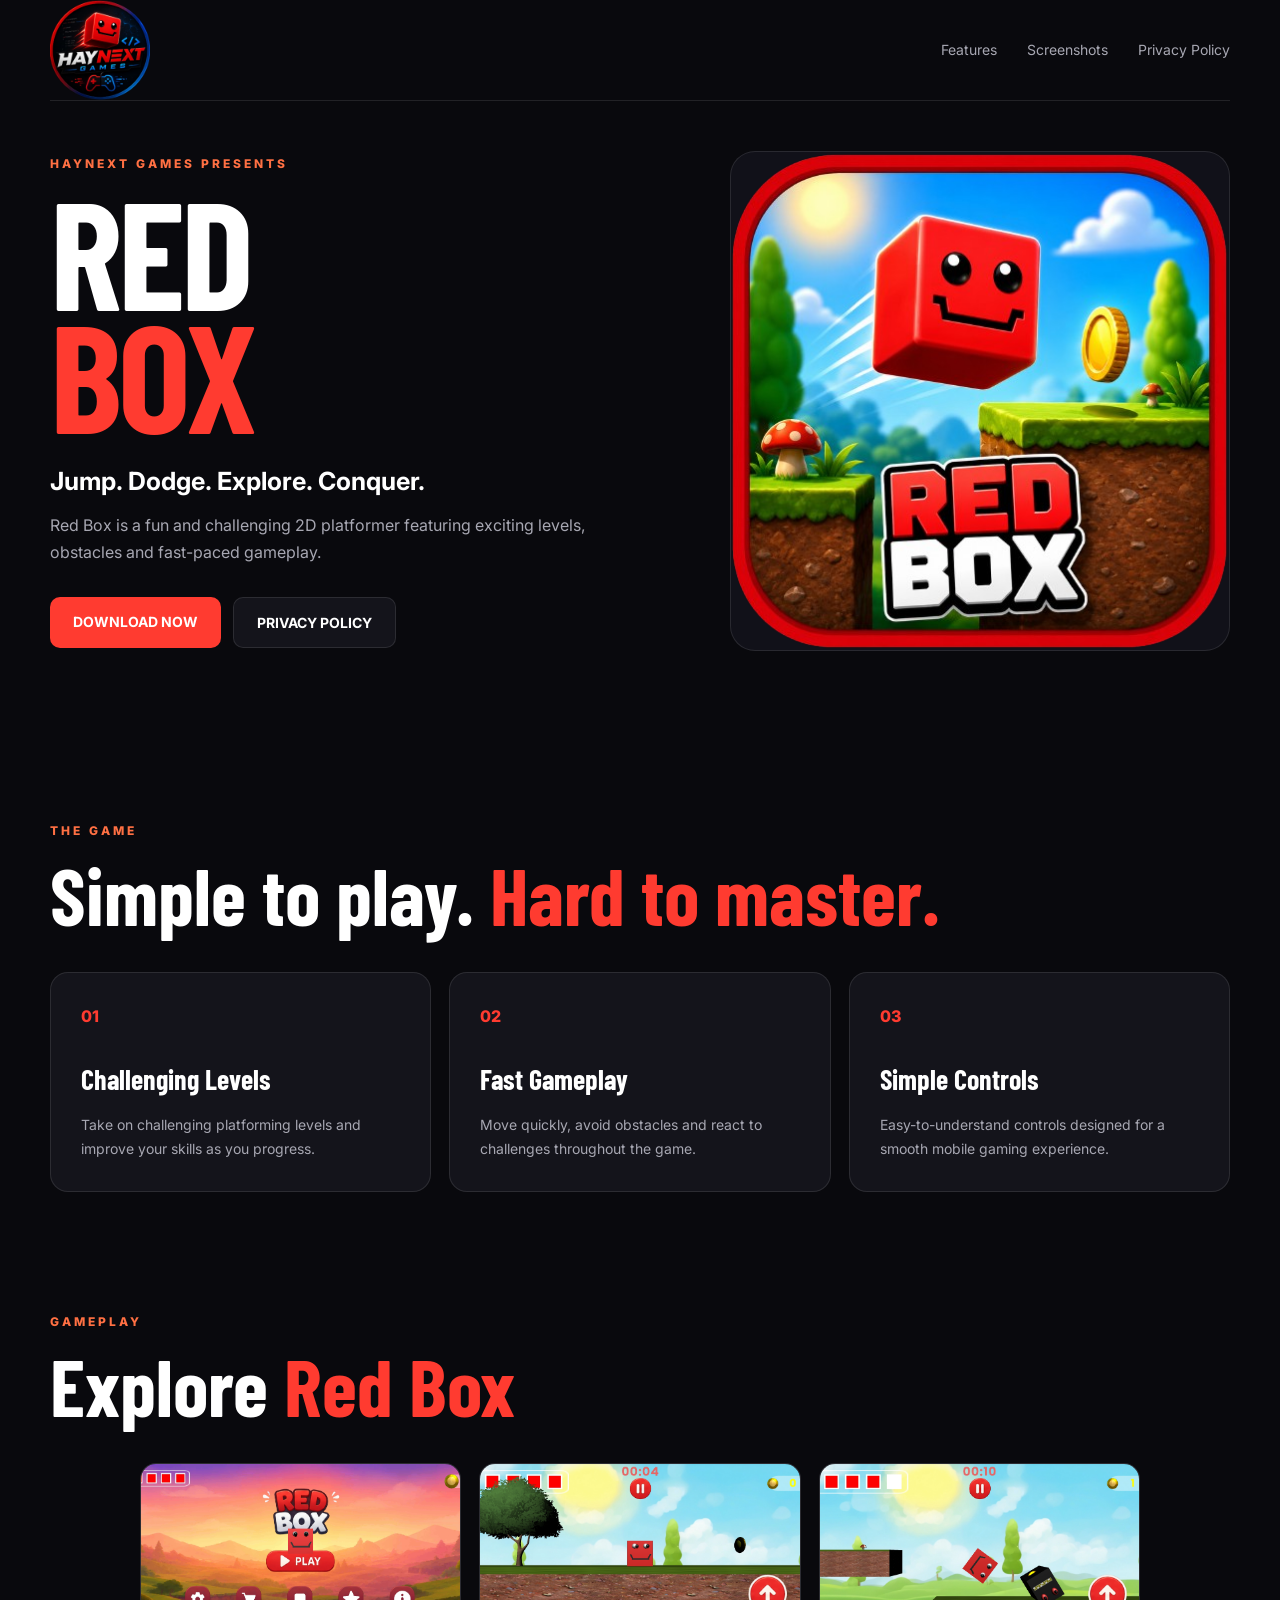
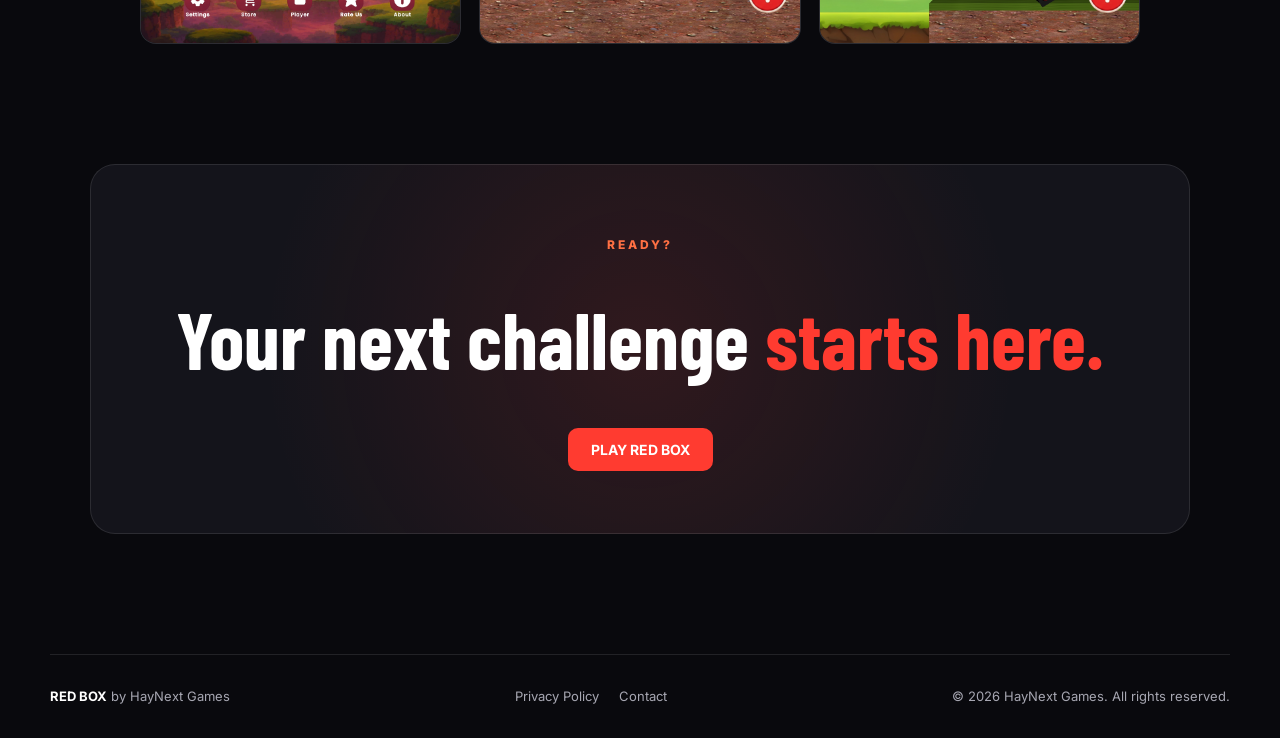
<file: index.html>
<!DOCTYPE html>
<html lang="en">
<head>
    <meta charset="UTF-8">
    <meta name="viewport" content="width=device-width, initial-scale=1.0">

    <meta name="description"
          content="Red Box is a fun and challenging 2D platformer by HayNext Games.">

    <title>Red Box | HayNext Games</title>

    <link rel="stylesheet" href="style.css">
</head>

<body>

<header>
    <a href="index.html" class="logo">
    <img src="assets/logo.png" alt="Red Box">
</a>

    <nav>
        <a href="#features">Features</a>
        <a href="#screenshots">Screenshots</a>
        <a href="privacy-policy.html">Privacy Policy</a>
    </nav>
</header>


<main>

    <!-- HERO -->

    <section class="hero">

        <div class="hero-content">

            <p class="small-title">HAYNEXT GAMES PRESENTS</p>

            <h1>
                RED<br>
                <span>BOX</span>
            </h1>

            <h2>
                Jump. Dodge. Explore. Conquer.
            </h2>

            <p>
                Red Box is a fun and challenging 2D platformer
                featuring exciting levels, obstacles and fast-paced gameplay.
            </p>

            <div class="buttons">

                <!-- Replace # with your Google Play URL -->
                <a href="#" class="btn primary">
                    DOWNLOAD NOW
                </a>

                <a href="privacy-policy.html" class="btn secondary">
                    PRIVACY POLICY
                </a>

            </div>

        </div>


        <!-- Simple CSS game artwork -->

      <div class="game-art">
    <img src="assets/hero.png" alt="Red Box">
</div>

    </section>


    <!-- FEATURES -->

    <section id="features" class="section">

        <p class="small-title">THE GAME</p>

        <h2>
            Simple to play.
            <span>Hard to master.</span>
        </h2>

        <div class="features">

            <div class="feature">
                <div class="number">01</div>

                <h3>Challenging Levels</h3>

                <p>
                    Take on challenging platforming levels
                    and improve your skills as you progress.
                </p>
            </div>


            <div class="feature">
                <div class="number">02</div>

                <h3>Fast Gameplay</h3>

                <p>
                    Move quickly, avoid obstacles and
                    react to challenges throughout the game.
                </p>
            </div>


            <div class="feature">
                <div class="number">03</div>

                <h3>Simple Controls</h3>

                <p>
                    Easy-to-understand controls designed
                    for a smooth mobile gaming experience.
                </p>
            </div>

        </div>

    </section>


    <!-- SCREENSHOTS -->

    <section id="screenshots" class="section">

        <p class="small-title">GAMEPLAY</p>

        <h2>
            Explore <span>Red Box</span>
        </h2>

       <div class="screenshots">

    <div class="screenshot">
        <img src="assets/screenshot1.jpeg" alt="Red Box gameplay screenshot">
    </div>

    <div class="screenshot">
        <img src="assets/screenshot2.jpeg" alt="Red Box gameplay screenshot">
    </div>

    <div class="screenshot">
        <img src="assets/screenshot3.jpeg" alt="Red Box gameplay screenshot">
    </div>

</div>

    </section>


    <!-- CTA -->

    <section class="cta">

        <p class="small-title">READY?</p>

        <h2>
            Your next challenge
            <span>starts here.</span>
        </h2>

        <a href="#" class="btn primary">
            PLAY RED BOX
        </a>

    </section>

</main>


<footer>

    <div>
        <strong>RED BOX</strong>
        <span> by HayNext Games</span>
    </div>

    <div class="footer-links">
        <a href="privacy-policy.html">
            Privacy Policy
        </a>

        <a href="mailto:haynextgames@gmail.com">
            Contact
        </a>
    </div>

    <p>
        © <span id="year"></span> HayNext Games.
        All rights reserved.
    </p>

</footer>


<script src="script.js"></script>

</body>
</html>
</file>
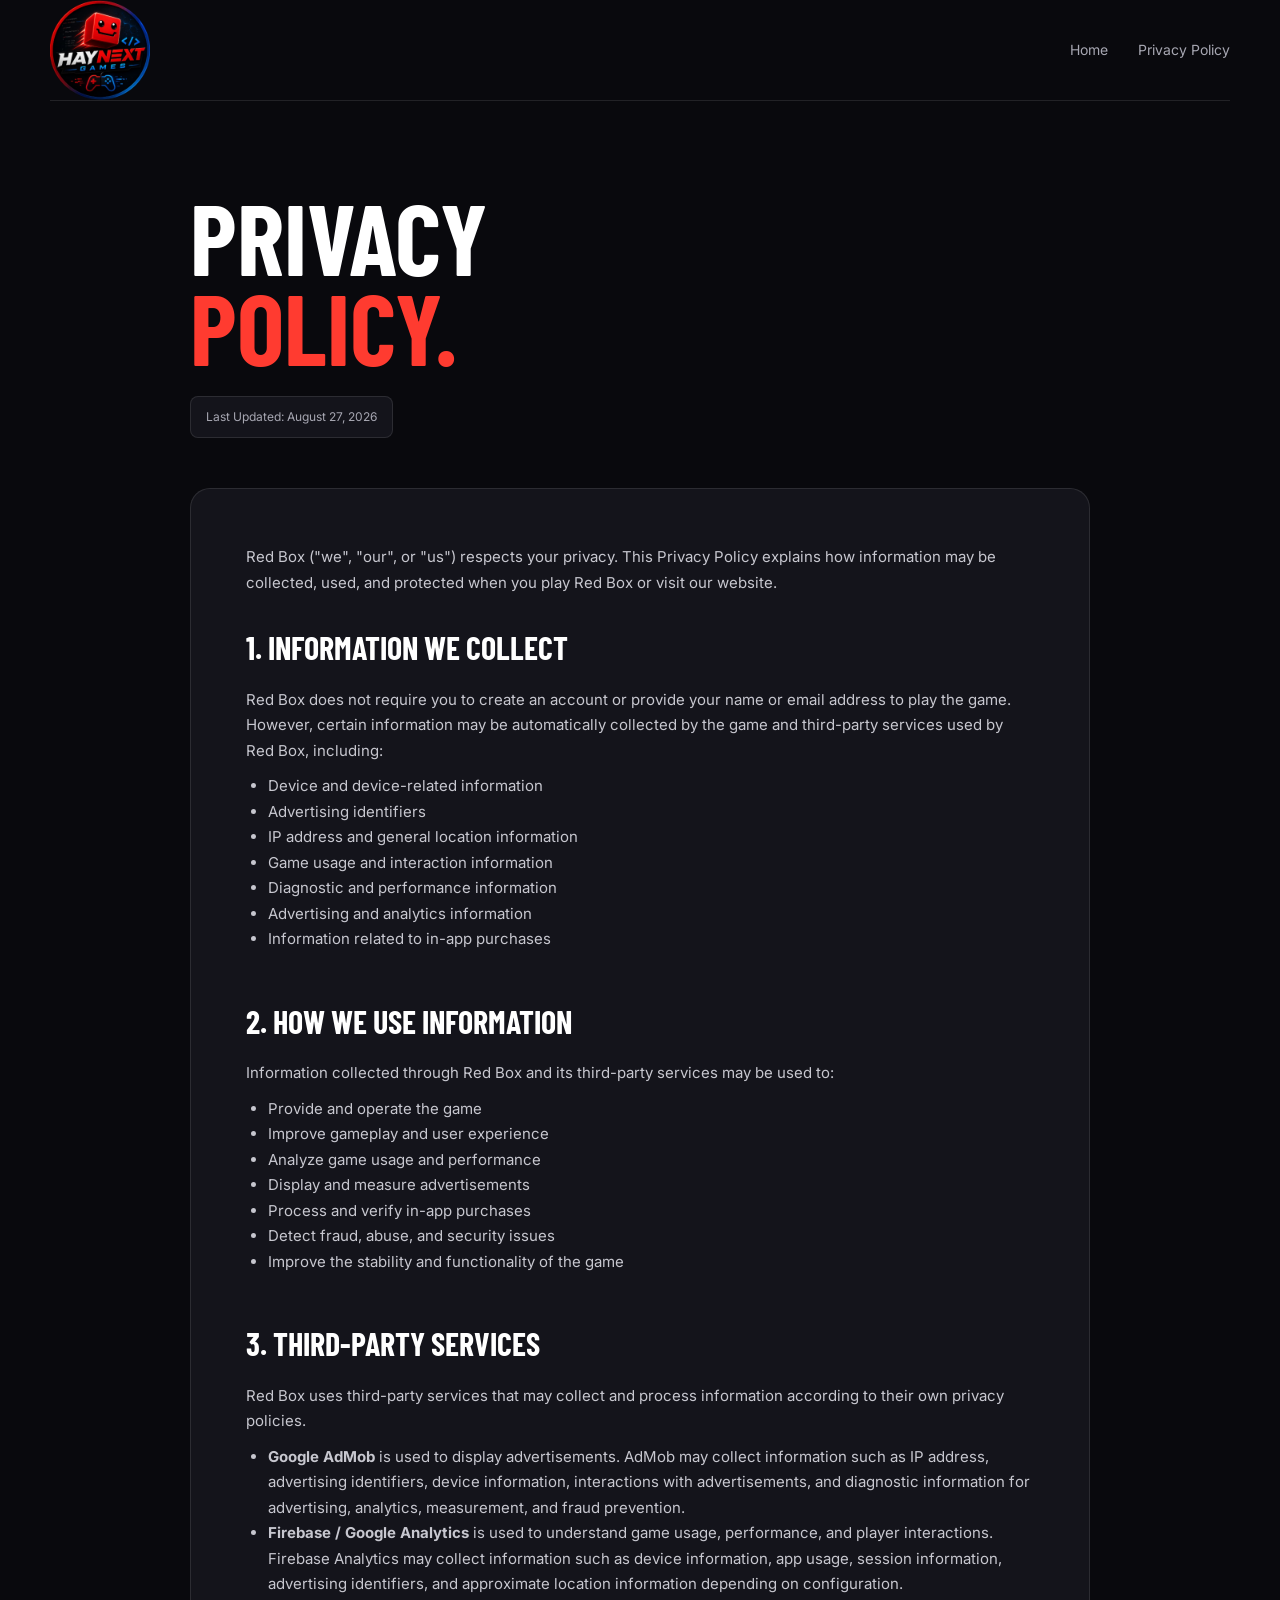
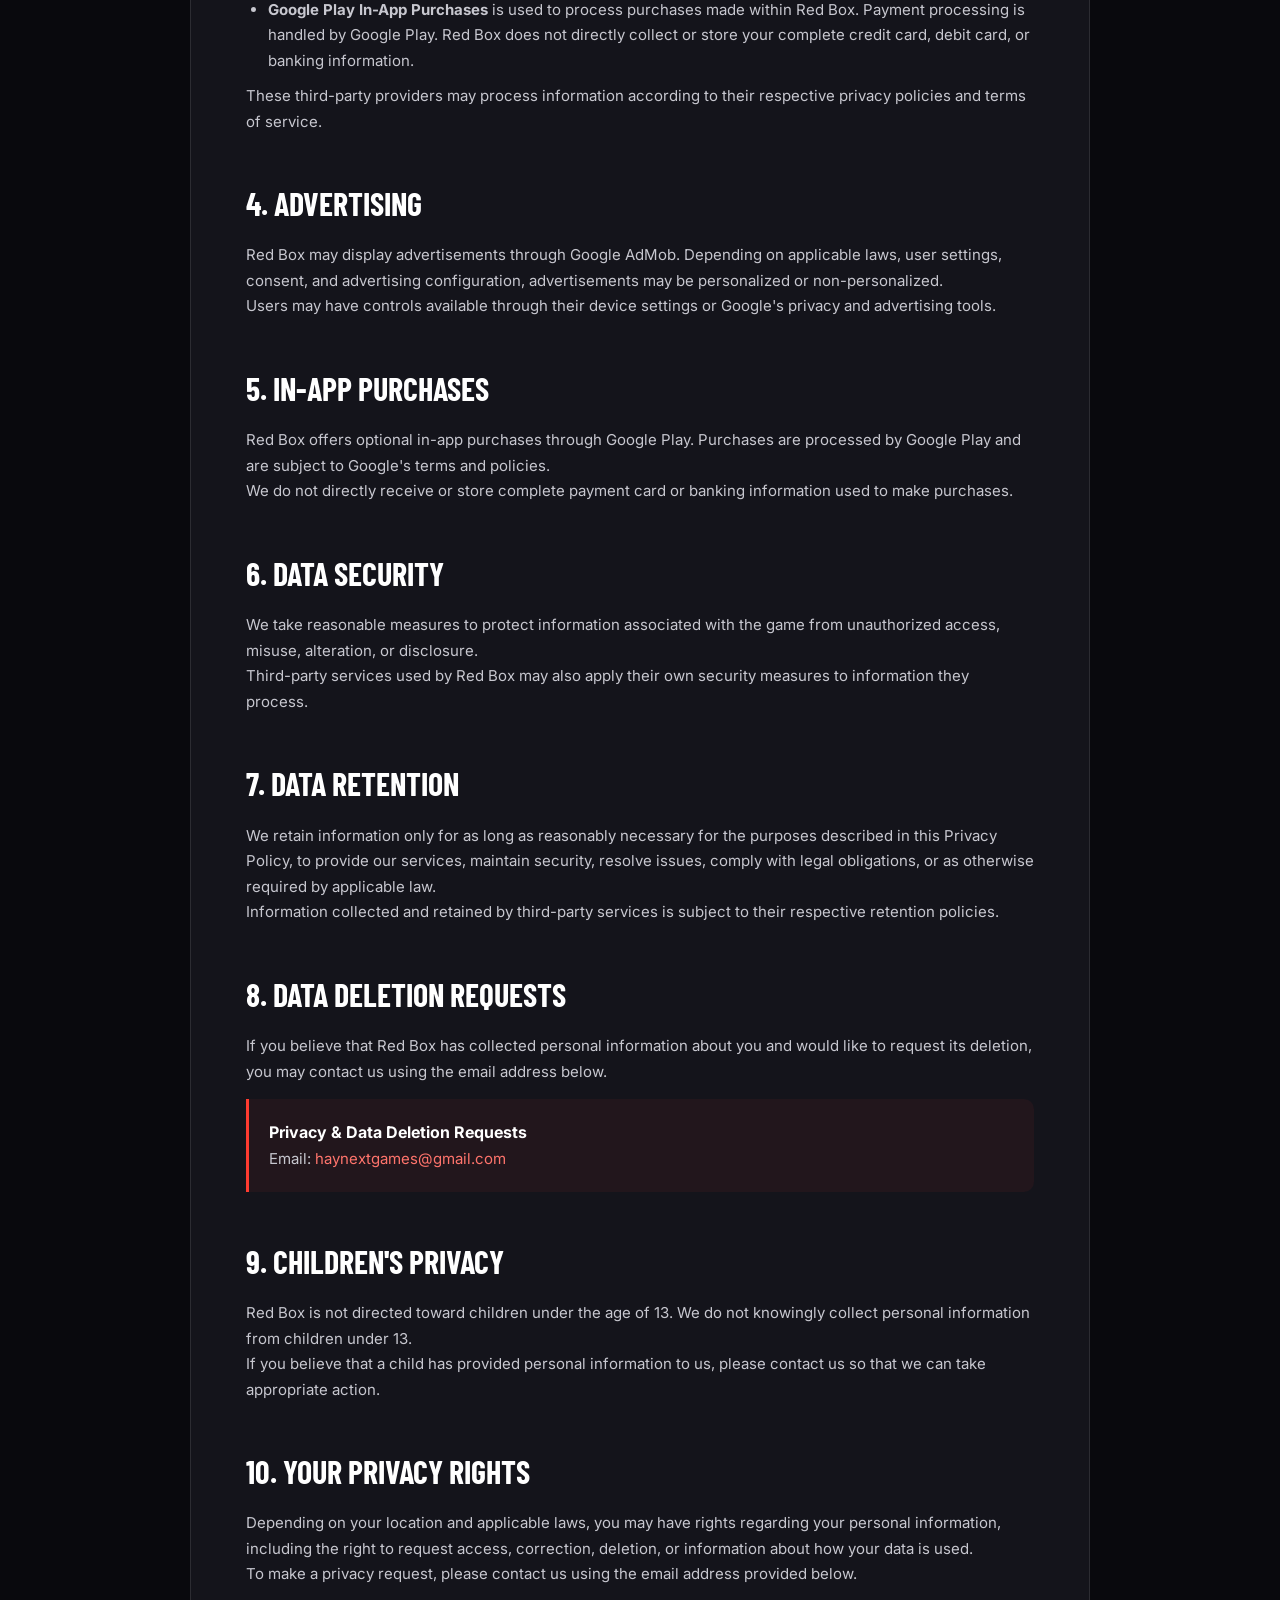
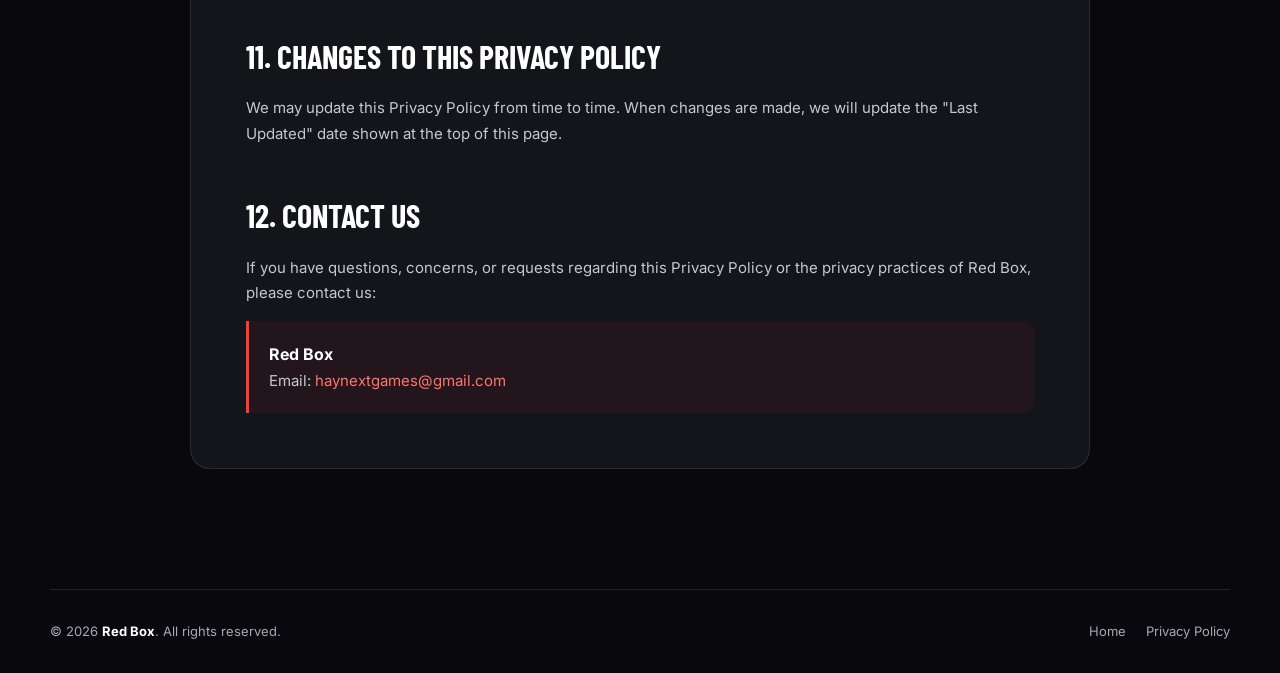
<file: privacy-policy.html>
<!DOCTYPE html>
<html lang="en">

<head>
    <meta charset="UTF-8">
    <meta name="viewport" content="width=device-width, initial-scale=1.0">

    <title>Privacy Policy | Red Box</title>

    <link rel="stylesheet" href="style.css">
</head>

<body>

    <!-- =========================
         NAVIGATION
    ========================== -->

    <header>

        <a href="index.html" class="logo">
            <img src="assets/logo.png" alt="Red Box">
        </a>

        <nav>
            <a href="index.html">Home</a>
            <a href="privacy-policy.html">Privacy Policy</a>
        </nav>

    </header>


    <!-- =========================
         PRIVACY POLICY
    ========================== -->

    <main class="privacy">

        <div class="privacy-header">

            <h1>
                PRIVACY<br>
                <span>POLICY.</span>
            </h1>

            <div class="dates">
                Last Updated: August 27, 2026
            </div>

        </div>


        <div class="policy">

            <p>
                Red Box ("we", "our", or "us") respects your privacy.
                This Privacy Policy explains how information may be
                collected, used, and protected when you play Red Box
                or visit our website.
            </p>


            <!-- 1 -->

            <h2>1. INFORMATION WE COLLECT</h2>

            <p>
                Red Box does not require you to create an account or
                provide your name or email address to play the game.
            </p>

            <p>
                However, certain information may be automatically
                collected by the game and third-party services used
                by Red Box, including:
            </p>

            <ul>
                <li>Device and device-related information</li>
                <li>Advertising identifiers</li>
                <li>IP address and general location information</li>
                <li>Game usage and interaction information</li>
                <li>Diagnostic and performance information</li>
                <li>Advertising and analytics information</li>
                <li>Information related to in-app purchases</li>
            </ul>


            <!-- 2 -->

            <h2>2. HOW WE USE INFORMATION</h2>

            <p>
                Information collected through Red Box and its
                third-party services may be used to:
            </p>

            <ul>
                <li>Provide and operate the game</li>
                <li>Improve gameplay and user experience</li>
                <li>Analyze game usage and performance</li>
                <li>Display and measure advertisements</li>
                <li>Process and verify in-app purchases</li>
                <li>Detect fraud, abuse, and security issues</li>
                <li>Improve the stability and functionality of the game</li>
            </ul>


            <!-- 3 -->

            <h2>3. THIRD-PARTY SERVICES</h2>

            <p>
                Red Box uses third-party services that may collect
                and process information according to their own
                privacy policies.
            </p>

            <ul>

                <li>
                    <strong>Google AdMob</strong> is used to display
                    advertisements. AdMob may collect information such
                    as IP address, advertising identifiers, device
                    information, interactions with advertisements,
                    and diagnostic information for advertising,
                    analytics, measurement, and fraud prevention.
                </li>

                <li>
                    <strong>Firebase / Google Analytics</strong> is used
                    to understand game usage, performance, and player
                    interactions. Firebase Analytics may collect
                    information such as device information, app usage,
                    session information, advertising identifiers,
                    and approximate location information depending
                    on configuration.
                </li>

                <li>
                    <strong>Google Play In-App Purchases</strong> is used
                    to process purchases made within Red Box. Payment
                    processing is handled by Google Play. Red Box does
                    not directly collect or store your complete credit
                    card, debit card, or banking information.
                </li>

            </ul>

            <p>
                These third-party providers may process information
                according to their respective privacy policies and
                terms of service.
            </p>


            <!-- 4 -->

            <h2>4. ADVERTISING</h2>

            <p>
                Red Box may display advertisements through Google AdMob.
                Depending on applicable laws, user settings, consent,
                and advertising configuration, advertisements may be
                personalized or non-personalized.
            </p>

            <p>
                Users may have controls available through their device
                settings or Google's privacy and advertising tools.
            </p>


            <!-- 5 -->

            <h2>5. IN-APP PURCHASES</h2>

            <p>
                Red Box offers optional in-app purchases through
                Google Play. Purchases are processed by Google Play
                and are subject to Google's terms and policies.
            </p>

            <p>
                We do not directly receive or store complete payment
                card or banking information used to make purchases.
            </p>


            <!-- 6 -->

            <h2>6. DATA SECURITY</h2>

            <p>
                We take reasonable measures to protect information
                associated with the game from unauthorized access,
                misuse, alteration, or disclosure.
            </p>

            <p>
                Third-party services used by Red Box may also apply
                their own security measures to information they
                process.
            </p>


            <!-- 7 -->

            <h2>7. DATA RETENTION</h2>

            <p>
                We retain information only for as long as reasonably
                necessary for the purposes described in this Privacy
                Policy, to provide our services, maintain security,
                resolve issues, comply with legal obligations, or
                as otherwise required by applicable law.
            </p>

            <p>
                Information collected and retained by third-party
                services is subject to their respective retention
                policies.
            </p>


            <!-- 8 -->

            <h2>8. DATA DELETION REQUESTS</h2>

            <p>
                If you believe that Red Box has collected personal
                information about you and would like to request its
                deletion, you may contact us using the email address
                below.
            </p>

            <div class="contact-box">

                <strong>Privacy & Data Deletion Requests</strong>

                <p>
                    Email:
                    <a href="mailto:haynextgames@gmail.com">
                        haynextgames@gmail.com
                    </a>
                </p>

            </div>


            <!-- 9 -->

            <h2>9. CHILDREN'S PRIVACY</h2>

            <p>
                Red Box is not directed toward children under the
                age of 13. We do not knowingly collect personal
                information from children under 13.
            </p>

            <p>
                If you believe that a child has provided personal
                information to us, please contact us so that we can
                take appropriate action.
            </p>


            <!-- 10 -->

            <h2>10. YOUR PRIVACY RIGHTS</h2>

            <p>
                Depending on your location and applicable laws, you
                may have rights regarding your personal information,
                including the right to request access, correction,
                deletion, or information about how your data is used.
            </p>

            <p>
                To make a privacy request, please contact us using
                the email address provided below.
            </p>


            <!-- 11 -->

            <h2>11. CHANGES TO THIS PRIVACY POLICY</h2>

            <p>
                We may update this Privacy Policy from time to time.
                When changes are made, we will update the "Last
                Updated" date shown at the top of this page.
            </p>


            <!-- 12 -->

            <h2>12. CONTACT US</h2>

            <p>
                If you have questions, concerns, or requests regarding
                this Privacy Policy or the privacy practices of Red Box,
                please contact us:
            </p>

            <div class="contact-box">

                <strong>Red Box</strong>

                <p>
                    Email:
                    <a href="mailto:haynextgames@gmail.com">
                        haynextgames@gmail.com
                    </a>
                </p>

            </div>

        </div>

    </main>


    <!-- =========================
         FOOTER
    ========================== -->

    <footer>

        <div>
            © 2026 <strong>Red Box</strong>. All rights reserved.
        </div>

        <div class="footer-links">
            <a href="index.html">Home</a>
            <a href="privacy-policy.html">Privacy Policy</a>
        </div>

    </footer>

</body>

</html>
</file>
<file: style.css>
@import url('https://fonts.googleapis.com/css2?family=Barlow+Condensed:wght@600;700;800&family=Inter:wght@400;500;600;700&display=swap');


/* =========================
   ROOT
========================= */

:root {
    --background: #09090d;
    --surface: #14141b;
    --surface2: #1c1c25;
    --text: #ffffff;
    --muted: #a7a7b2;
    --red: #ff3b30;
    --orange: #ff7043;
    --border: rgba(255,255,255,0.10);
}


/* =========================
   RESET
========================= */

* {
    margin: 0;
    padding: 0;
    box-sizing: border-box;
}

html {
    scroll-behavior: smooth;
}

body {
    background: var(--background);
    color: var(--text);
    font-family: "Inter", sans-serif;
    line-height: 1.7;
}

a {
    text-decoration: none;
    color: inherit;
}


/* =========================
   NAVIGATION
========================= */

header {
    width: min(1180px, calc(100% - 40px));
    height: 40;
    margin: auto;

    display: flex;
    align-items: center;
    justify-content: space-between;

    border-bottom: 1px solid var(--border);
}

.logo {
    display: flex;
    align-items: center;
}

.logo img {
    width: 100px;
    height: auto;
    display: block;
}

nav {
    display: flex;
    gap: 30px;
}

nav a {
    color: var(--muted);
    font-size: 14px;
    transition: 0.2s;
}

nav a:hover {
    color: white;
}


/* =========================
   HERO
========================= */

.hero {
    width: min(1180px, calc(100% - 40px));
    min-height: 600px;
    margin: auto;

    display: grid;
    grid-template-columns: 1fr 1fr;
    align-items: center;

    gap: 50px;
}

.small-title {
    color: var(--orange);
    font-size: 12px;
    font-weight: 800;
    letter-spacing: 3px;
    margin-bottom: 15px;
}

.hero h1 {
    font-family: "Barlow Condensed", sans-serif;
    font-size: clamp(90px, 12vw, 155px);
    line-height: 0.8;
    letter-spacing: -4px;
}

.hero h1 span {
    color: var(--red);
}

.hero h2 {
    font-size: 25px;
    margin: 25px 0 10px;
}

.hero-content > p:not(.small-title) {
    max-width: 540px;
    color: var(--muted);
}


/* =========================
   BUTTONS
========================= */

.buttons {
    display: flex;
    gap: 12px;
    margin-top: 30px;
    flex-wrap: wrap;
}

.btn {
    padding: 13px 23px;

    border-radius: 10px;

    font-weight: 700;
    font-size: 14px;

    transition: 0.2s;
}

.btn:hover {
    transform: translateY(-3px);
}

.primary {
    background: var(--red);
}

.secondary {
    border: 1px solid var(--border);
    background: var(--surface);
}


/* =========================
   HERO IMAGE
========================= */

.game-art {
    position: relative;

    width: 100%;
    max-width: 500px;
    aspect-ratio: 3 / 3;

    overflow: hidden;

    border-radius: 25px;
    border: 1px solid var(--border);

    background: #111119;

    margin-left: auto;
}

.game-art img {
    width: 100%;
    height: 100%;

    display: block;

    object-fit: cover;
    object-position: center;
}


/* =========================
   SECTIONS
========================= */

.section {
    width: min(1180px, calc(100% - 40px));
    margin: 120px auto;
}

.section h2 {
    font-family: "Barlow Condensed", sans-serif;

    font-size: clamp(50px, 7vw, 80px);
    line-height: 0.95;

    margin-bottom: 40px;
}

.section h2 span,
.cta h2 span {
    color: var(--red);
}


/* =========================
   FEATURES
========================= */

.features {
    display: grid;
    grid-template-columns: repeat(3, 1fr);

    gap: 18px;
}

.feature {
    padding: 30px;

    background: var(--surface);

    border: 1px solid var(--border);
    border-radius: 18px;

    transition: 0.2s;
}

.feature:hover {
    transform: translateY(-5px);
    border-color: var(--red);
}

.number {
    color: var(--red);
    font-weight: 800;
    margin-bottom: 25px;
}

.feature h3 {
    font-family: "Barlow Condensed", sans-serif;
    font-size: 28px;

    margin-bottom: 10px;
}

.feature p {
    color: var(--muted);
    font-size: 14px;
}


/* =========================
   SCREENSHOTS
========================= */

.screenshots {
    display: grid;
    grid-template-columns: repeat(3, 1fr);
    gap: 18px;

    max-width: 1000px;
    margin: 0 auto;
}

.screenshot {
    width: 100%;
    aspect-ratio: 16 / 9;

    overflow: hidden;

    border-radius: 16px;
    border: 1px solid var(--border);

    background: var(--surface);
}

.screenshot img {
    width: 100%;
    height: 100%;

    display: block;

    object-fit: cover;
    object-position: center;

    transition: transform 0.3s ease;
}

.screenshot:hover img {
    transform: scale(1.03);
}


/* =========================
   MOBILE
========================= */

@media (max-width: 800px) {

    .screenshots {
        grid-template-columns: 1fr 1fr;
        max-width: 700px;
    }

}

@media (max-width: 520px) {

    .screenshots {
        grid-template-columns: 1fr;
        max-width: 100%;
        gap: 14px;
    }

    .screenshot {
        aspect-ratio: 16 / 9;
        border-radius: 14px;
    }

}

/* =========================
   CTA
========================= */

.cta {
    width: min(1100px, calc(100% - 40px));

    margin: 120px auto;

    padding: 70px 30px;

    text-align: center;

    border-radius: 25px;
    border: 1px solid var(--border);

    background:
        radial-gradient(
            circle,
            rgba(255,59,48,0.12),
            transparent 65%
        ),
        var(--surface);
}

.cta h2 {
    font-family: "Barlow Condensed", sans-serif;

    font-size: clamp(50px, 7vw, 80px);

    margin-bottom: 30px;
}


/* =========================
   PRIVACY POLICY
========================= */

.privacy {
    width: min(900px, calc(100% - 40px));

    margin: 90px auto 120px;
}

.privacy-header {
    margin-bottom: 50px;
}

.privacy-header h1 {
    font-family: "Barlow Condensed", sans-serif;

    font-size: clamp(60px, 8vw, 100px);

    line-height: 0.9;
}

.privacy-header h1 span {
    color: var(--red);
}

.dates {
    display: inline-block;

    margin-top: 25px;
    padding: 10px 15px;

    background: var(--surface);

    border: 1px solid var(--border);
    border-radius: 8px;

    color: var(--muted);

    font-size: 12px;
}

.policy {
    padding: clamp(25px, 5vw, 55px);

    background: var(--surface);

    border: 1px solid var(--border);
    border-radius: 20px;
}

.policy h2 {
    font-family: "Barlow Condensed", sans-serif;

    font-size: 32px;

    margin-top: 42px;
    margin-bottom: 12px;
}

.policy h2:first-of-type {
    margin-top: 25px;
}

.policy p,
.policy li {
    color: #c7c7cf;
    font-size: 15px;
}

.policy ul {
    padding-left: 22px;
    margin: 10px 0;
}

.policy a {
    color: #ff746c;
}

.contact-box {
    margin-top: 15px;

    padding: 20px;

    border-left: 3px solid var(--red);

    background: rgba(255,59,48,0.06);

    border-radius: 0 10px 10px 0;
}


/* =========================
   FOOTER
========================= */

footer {
    width: min(1180px, calc(100% - 40px));

    margin: auto;

    padding: 30px 0;

    border-top: 1px solid var(--border);

    display: flex;
    align-items: center;
    justify-content: space-between;

    gap: 20px;

    color: var(--muted);

    font-size: 13px;
}

footer strong {
    color: white;
}

.footer-links {
    display: flex;
    gap: 20px;
}


/* =========================
   TABLET
========================= */

@media (max-width: 800px) {

    nav {
        gap: 15px;
    }

    .hero {
        grid-template-columns: 1fr;

        padding: 80px 0;

        gap: 50px;
    }

    .game-art {
        width: 100%;
        aspect-ratio: 16 / 9;
    }

    .features {
        grid-template-columns: 1fr;
    }

    .screenshots {
        grid-template-columns: 1fr;
    }

    footer {
        flex-direction: column;
        align-items: flex-start;
    }
}


/* =========================
   MOBILE
========================= */

@media (max-width: 520px) {

    header {
        width: calc(100% - 28px);
        height: 70px;
    }

    .logo img {
        width: 120px;
    }

    nav {
        gap: 12px;
    }

    nav a:first-child,
    nav a:nth-child(2) {
        display: none;
    }

    .hero,
    .section,
    .privacy,
    footer {
        width: calc(100% - 28px);
    }

    .hero {
        padding: 60px 0;
    }

    .hero h1 {
        font-size: 80px;
        letter-spacing: -3px;
    }

    .hero h2 {
        font-size: 21px;
    }

    .game-art {
        width: 100%;
        aspect-ratio: 16 / 9;

        border-radius: 18px;
    }

    .section {
        margin: 80px auto;
    }

    .section h2 {
        font-size: 55px;
    }

    .feature {
        padding: 25px;
    }

    .screenshot {
        min-height: 220px;
    }

    .cta {
        width: calc(100% - 28px);

        margin: 80px auto;

        padding: 50px 20px;
    }

    .privacy {
        margin: 60px auto 80px;
    }

    .policy {
        padding: 25px 20px;
    }

    .policy h2 {
        font-size: 28px;
    }

    .policy p,
    .policy li {
        font-size: 14px;
    }

    footer {
        padding: 25px 0;
    }
}
</file>
